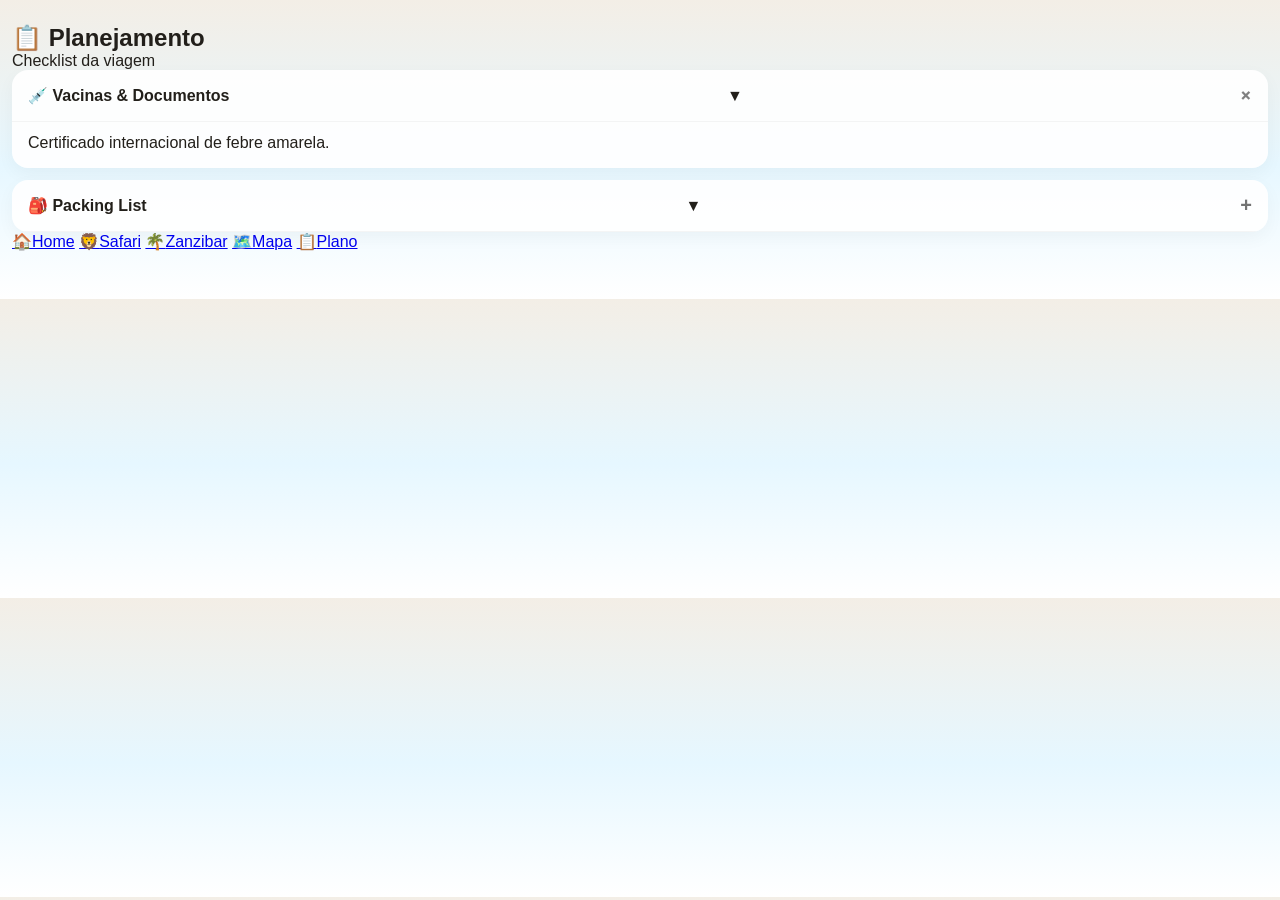
<file: pages/planejamento.html>
<!DOCTYPE html>
<html lang="pt-BR">
<head>
<meta charset="UTF-8">
<meta name="viewport" content="width=device-width, initial-scale=1.0">
<title>Planejamento</title>
<link rel="stylesheet" href="../style.css">
</head>
<body>

<div class="page">

<div class="section-title">
<h2>📋 Planejamento</h2>
<p>Checklist da viagem</p>
</div>

<div class="accordion">

<div class="day active">
<div class="day-header">
<div class="day-title">💉 Vacinas & Documentos</div>
<div>▼</div>
</div>

<div class="day-content">
<p>Certificado internacional de febre amarela.</p>
</div>
</div>

<div class="day">
<div class="day-header">
<div class="day-title">🎒 Packing List</div>
<div>▼</div>
</div>

<div class="day-content">
<p>Roupas leves, neutras, repelente e snorkel.</p>
</div>
</div>

</div>

</div>

<nav class="bottom-nav">
<a href="../index.html">🏠<span>Home</span></a>
<a href="safari.html">🦁<span>Safari</span></a>
<a href="zanzibar.html">🌴<span>Zanzibar</span></a>
<a href="mapa.html">🗺️<span>Mapa</span></a>
<a href="planejamento.html" class="active">📋<span>Plano</span></a>
</nav>

<script src="../app.js"></script>
</body>
</html>
</file>
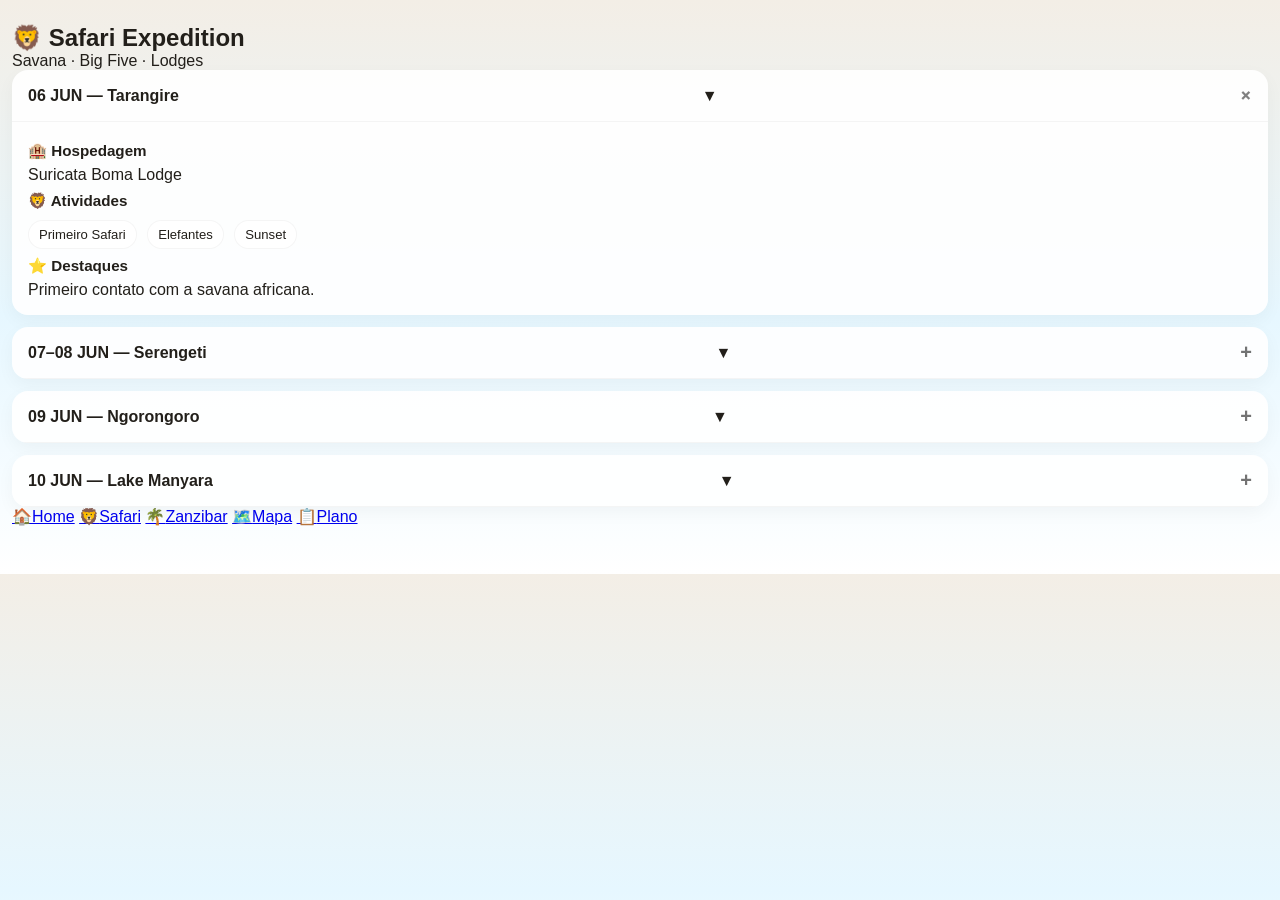
<file: pages/safari.html>
<!DOCTYPE html>
<html lang="pt-BR">
<head>
<meta charset="UTF-8">
<meta name="viewport" content="width=device-width, initial-scale=1.0">
<title>Safari</title>
<link rel="stylesheet" href="../style.css">
</head>
<body>

<div class="page">

<div class="section-title">
<h2>🦁 Safari Expedition</h2>
<p>Savana · Big Five · Lodges</p>
</div>

<div class="accordion">

<div class="day active">
<div class="day-header">
<div class="day-title">06 JUN — Tarangire</div>
<div>▼</div>
</div>

<div class="day-content">

<div class="info-block">
<h4>🏨 Hospedagem</h4>
<p>Suricata Boma Lodge</p>
</div>

<div class="info-block">
<h4>🦁 Atividades</h4>
<span class="tag">Primeiro Safari</span>
<span class="tag">Elefantes</span>
<span class="tag">Sunset</span>
</div>

<div class="info-block">
<h4>⭐ Destaques</h4>
<p>Primeiro contato com a savana africana.</p>
</div>

</div>
</div>

<div class="day">
<div class="day-header">
<div class="day-title">07–08 JUN — Serengeti</div>
<div>▼</div>
</div>

<div class="day-content">

<div class="info-block">
<h4>🏨 Hospedagem</h4>
<p>Matawi Serengeti Camp</p>
</div>

<div class="info-block">
<h4>🦓 Atividades</h4>
<span class="tag">Game Drive</span>
<span class="tag">Big Five</span>
<span class="tag">Safari</span>
</div>

<div class="info-block">
<h4>⭐ Destaques</h4>
<p>Exploração completa do Serengeti.</p>
</div>

</div>
</div>

<div class="day">
<div class="day-header">
<div class="day-title">09 JUN — Ngorongoro</div>
<div>▼</div>
</div>

<div class="day-content">

<div class="info-block">
<h4>🏨 Hospedagem</h4>
<p>Ang'ata Ngorongoro Camp</p>
</div>

<div class="info-block">
<h4>🌋 Experiência</h4>
<span class="tag">Cratera</span>
<span class="tag">Safari</span>
</div>

</div>
</div>

<div class="day">
<div class="day-header">
<div class="day-title">10 JUN — Lake Manyara</div>
<div>▼</div>
</div>

<div class="day-content">

<div class="info-block">
<h4>🦒 Atividades</h4>
<span class="tag">Lake Manyara</span>
<span class="tag">Safari</span>
</div>

<div class="info-block">
<h4>✈️ Próximo destino</h4>
<p>Voo para Zanzibar.</p>
</div>

</div>
</div>

</div>
</div>

<nav class="bottom-nav">
<a href="../index.html">🏠<span>Home</span></a>
<a href="safari.html" class="active">🦁<span>Safari</span></a>
<a href="zanzibar.html">🌴<span>Zanzibar</span></a>
<a href="mapa.html">🗺️<span>Mapa</span></a>
<a href="planejamento.html">📋<span>Plano</span></a>
</nav>

<script src="../app.js"></script>
</body>
</html>
</file>
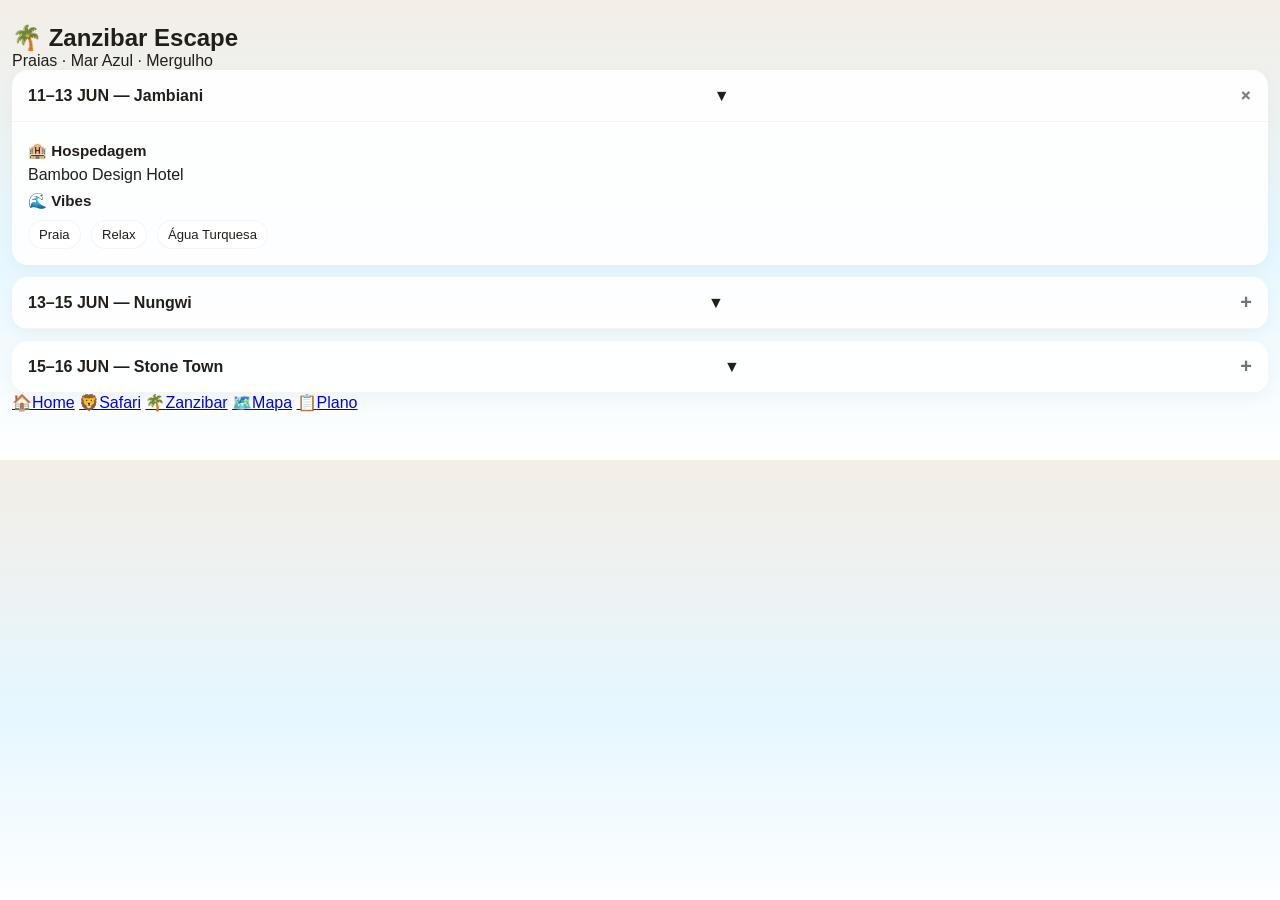
<file: pages/zanzibar.html>
<!DOCTYPE html>
<html lang="pt-BR">
<head>
<meta charset="UTF-8">
<meta name="viewport" content="width=device-width, initial-scale=1.0">
<title>Zanzibar</title>
<link rel="stylesheet" href="../style.css">
</head>
<body>

<div class="page">

<div class="section-title">
<h2>🌴 Zanzibar Escape</h2>
<p>Praias · Mar Azul · Mergulho</p>
</div>

<div class="accordion">

<div class="day active">
<div class="day-header">
<div class="day-title">11–13 JUN — Jambiani</div>
<div>▼</div>
</div>

<div class="day-content">

<div class="info-block">
<h4>🏨 Hospedagem</h4>
<p>Bamboo Design Hotel</p>
</div>

<div class="info-block">
<h4>🌊 Vibes</h4>
<span class="tag">Praia</span>
<span class="tag">Relax</span>
<span class="tag">Água Turquesa</span>
</div>

</div>
</div>

<div class="day">
<div class="day-header">
<div class="day-title">13–15 JUN — Nungwi</div>
<div>▼</div>
</div>

<div class="day-content">

<div class="info-block">
<h4>🏨 Hospedagem</h4>
<p>Zava Nungwi</p>
</div>

<div class="info-block">
<h4>🤿 Atividades</h4>
<span class="tag">Mergulho</span>
<span class="tag">Mnemba</span>
<span class="tag">Sunset</span>
</div>

</div>
</div>

<div class="day">
<div class="day-header">
<div class="day-title">15–16 JUN — Stone Town</div>
<div>▼</div>
</div>

<div class="day-content">

<div class="info-block">
<h4>🏨 Hospedagem</h4>
<p>Shaba Boutique Hotel</p>
</div>

<div class="info-block">
<h4>🏛️ Destaques</h4>
<span class="tag">Stone Town</span>
<span class="tag">Centro Histórico</span>
</div>

</div>
</div>

</div>
</div>

<nav class="bottom-nav">
<a href="../index.html">🏠<span>Home</span></a>
<a href="safari.html">🦁<span>Safari</span></a>
<a href="zanzibar.html" class="active">🌴<span>Zanzibar</span></a>
<a href="mapa.html">🗺️<span>Mapa</span></a>
<a href="planejamento.html">📋<span>Plano</span></a>
</nav>

<script src="../app.js"></script>
</body>
</html>
</file>
<file: style.css>
:root{
  --ink:#221F1A;
  --white:#FFFDF9;

  /* savana */
  --savana-bg:#F3EEE6;
  --savana-card:#FFE5B4;
  --savana-accent:#C76A1F;
  --savana-soft:#F6D7A7;

  /* praia */
  --beach-bg:#E6F7FF;
  --beach-card:#D8F3FF;
  --beach-accent:#2BB4D4;
  --beach-soft:#BFEFFF;

  /* UI */
  --shadow: 0 10px 26px rgba(0,0,0,.06);
  --radius: 16px;
}

*{margin:0;padding:0;box-sizing:border-box}
html{font-size:16px}
body{
  font-family:Inter, Arial, sans-serif;
  background:linear-gradient(to bottom,var(--savana-bg) 0%,var(--beach-bg) 55%,#ffffff 100%);
  color:var(--ink);
  padding:24px 12px 48px;
  -webkit-font-smoothing:antialiased;
  -moz-osx-font-smoothing:grayscale;
}

/* Top */
.topbar{padding:0 22px 14px;max-width:980px;margin:0 auto}
.topbar h1{font-size:2rem;line-height:1}
.topbar p{margin-top:6px;opacity:.8;font-size:.95rem}

/* Layout */
.home{padding:18px;display:flex;flex-direction:column;gap:28px;max-width:980px;margin:0 auto}
.trip-section{border-radius:24px;padding:18px;box-shadow:var(--shadow);background:linear-gradient(145deg,#fff 0%, rgba(255,255,255,.9) 100%)}

/* section variants */
.safari-section{background:linear-gradient(145deg,var(--savana-card),var(--savana-soft))}
.zanzibar-section{background:linear-gradient(145deg,var(--beach-card),var(--beach-soft))}

.trip-header{margin-bottom:12px}
.trip-label{text-transform:uppercase;font-size:.72rem;letter-spacing:.14em;opacity:.75}
.trip-header h2{font-size:1.6rem;margin-top:6px}
.trip-header p{margin-top:8px;max-width:640px;opacity:.85}

/* accordion */
.accordion{display:flex;flex-direction:column;gap:12px}
.day{
  background:rgba(255,255,255,0.92);
  border-radius:var(--radius);
  overflow:hidden;
  box-shadow:0 6px 18px rgba(0,0,0,.04);
  transition:transform .22s ease,box-shadow .22s ease;
}
.day:hover{transform:translateY(-4px);box-shadow:0 14px 36px rgba(0,0,0,.08)}
.day-header{
  padding:14px 16px;display:flex;align-items:center;justify-content:space-between;cursor:pointer;gap:12px;
  outline: none;
}
.day-header:focus{box-shadow:0 0 0 3px rgba(0,0,0,.06);border-radius:12px}
.day-title{font-size:1rem;font-weight:600}
.day-subtitle{font-size:.88rem;opacity:.7;margin-top:4px}
.day-header::after{
  content:'+';font-size:20px;font-weight:700;transition:transform .22s ease,opacity .22s ease;color:rgba(0,0,0,.55)
}

/* content animation */
.day-content{
  display:block;max-height:0;overflow:hidden;padding:0 16px;border-top:1px solid rgba(0,0,0,.04);
  transition:max-height .32s ease, padding .22s ease;
}
.day.active .day-content{padding:12px 16px 16px;max-height:1400px}
.day.active .day-header::after{transform:rotate(45deg);opacity:.9}

/* subtle color on headers */
.safari-day .day-header{background:linear-gradient(90deg, rgba(199,106,31,0.04), rgba(199,106,31,0.01))}
.zanzibar-day .day-header{background:linear-gradient(90deg, rgba(43,180,212,0.06), rgba(43,180,212,0.01))}

/* info blocks and tags */
.info-block{margin-top:8px}
.info-block h4{margin-bottom:6px;font-size:.95rem}
.tag{display:inline-block;padding:6px 10px;border-radius:999px;margin:4px 6px 0 0;font-size:.82rem;background:rgba(255,255,255,.85);border:1px solid rgba(0,0,0,.04)}

/* gallery */
.gallery-card{background:#fff;border-radius:22px;padding:18px;box-shadow:var(--shadow)}
.gallery-card h3{font-size:1.1rem;margin-bottom:6px}
.gallery{display:grid;grid-template-columns:repeat(auto-fit,minmax(120px,1fr));gap:12px;margin-top:12px}
.gallery-item{background:#fafafa;border-radius:12px;padding:8px;display:flex;flex-direction:column;align-items:center;gap:8px}
.gallery img{width:100%;height:110px;object-fit:cover;border-radius:8px;cursor:pointer;transition:transform .18s ease}
.gallery img:hover{transform:scale(1.03)}

/* modal */
.modal{display:none;position:fixed;z-index:1000;left:0;top:0;width:100%;height:100%;background:rgba(0,0,0,.9);align-items:center;justify-content:center;padding:20px}
.modal-content{max-width:92%;max-height:92%}
.modal img{width:100%;height:auto;border-radius:12px}
.close{position:absolute;top:18px;right:24px;color:#fff;font-size:34px;cursor:pointer}

/* responsive tweaks */
@media (max-width:720px){
  .topbar h1{font-size:1.6rem}
  .trip-header h2{font-size:1.25rem}
  .day-header{padding:12px}
  .gallery img{height:100px}
}
</file>
